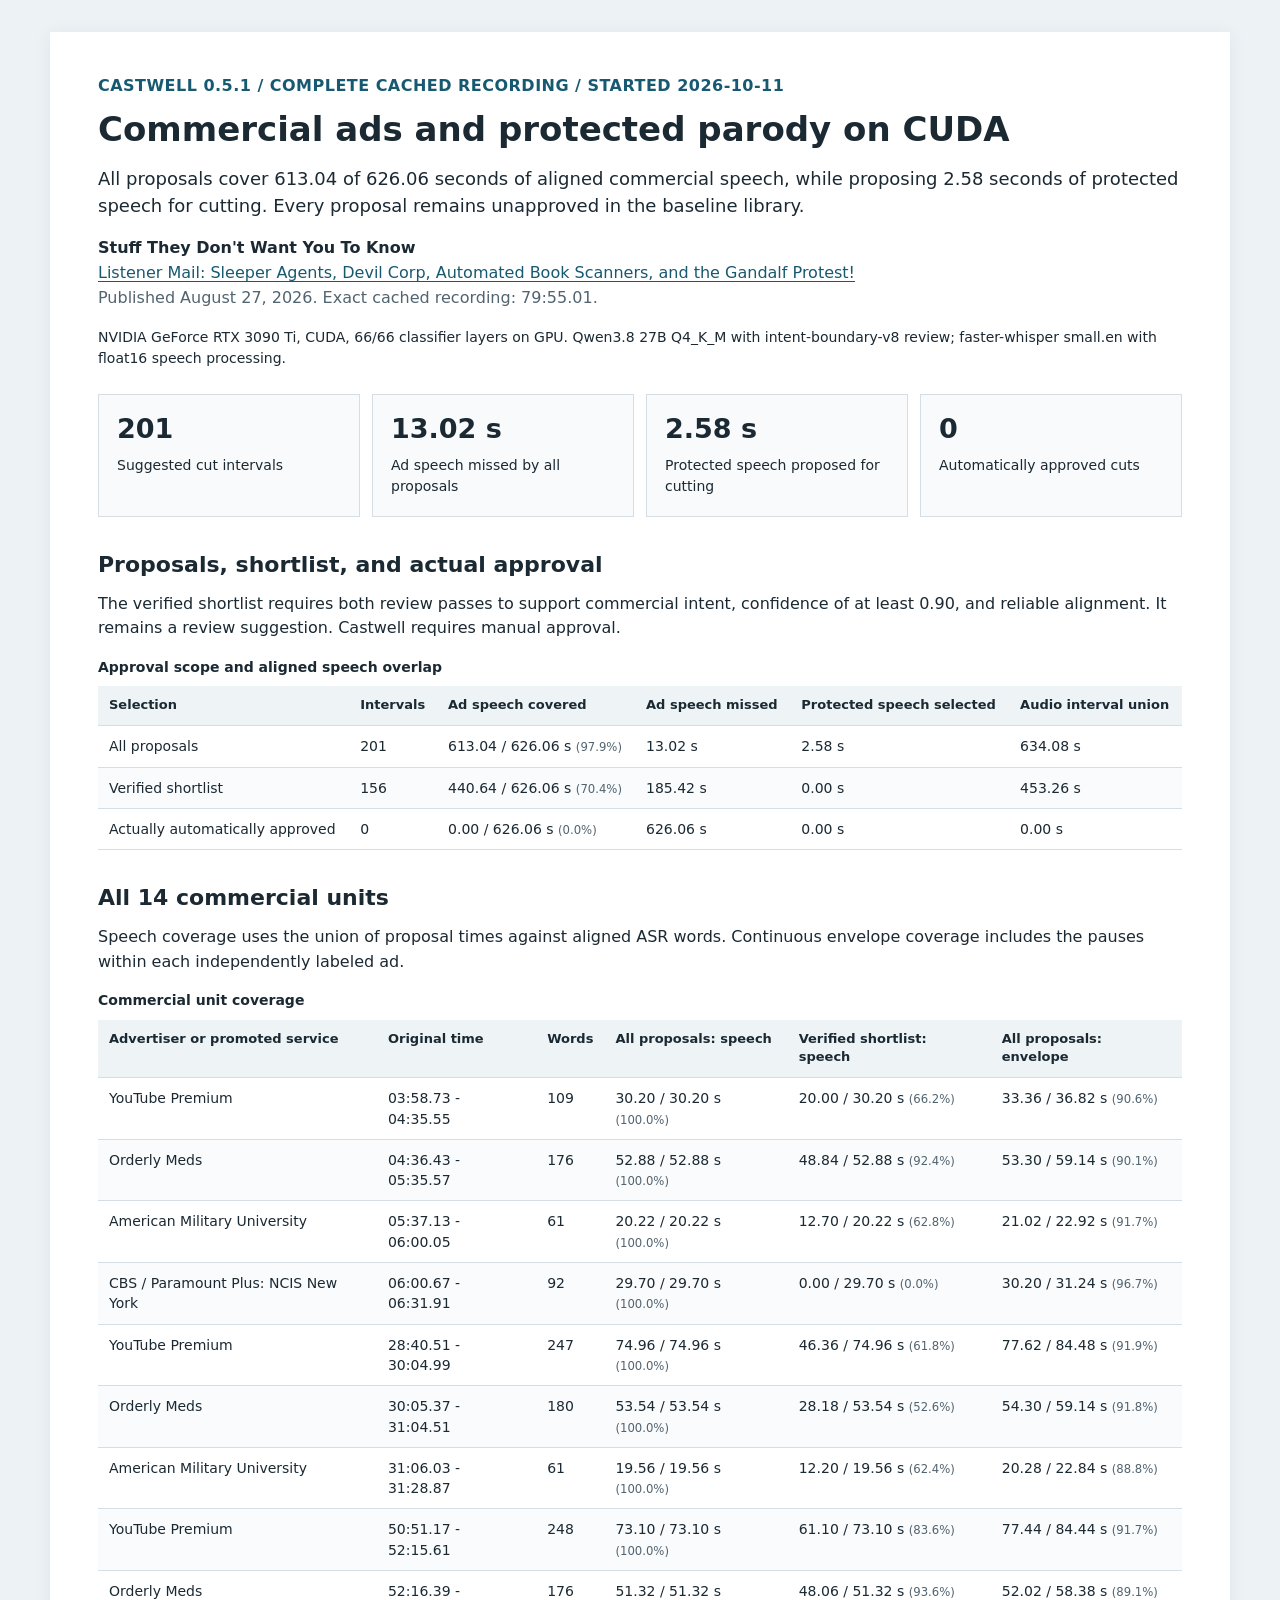
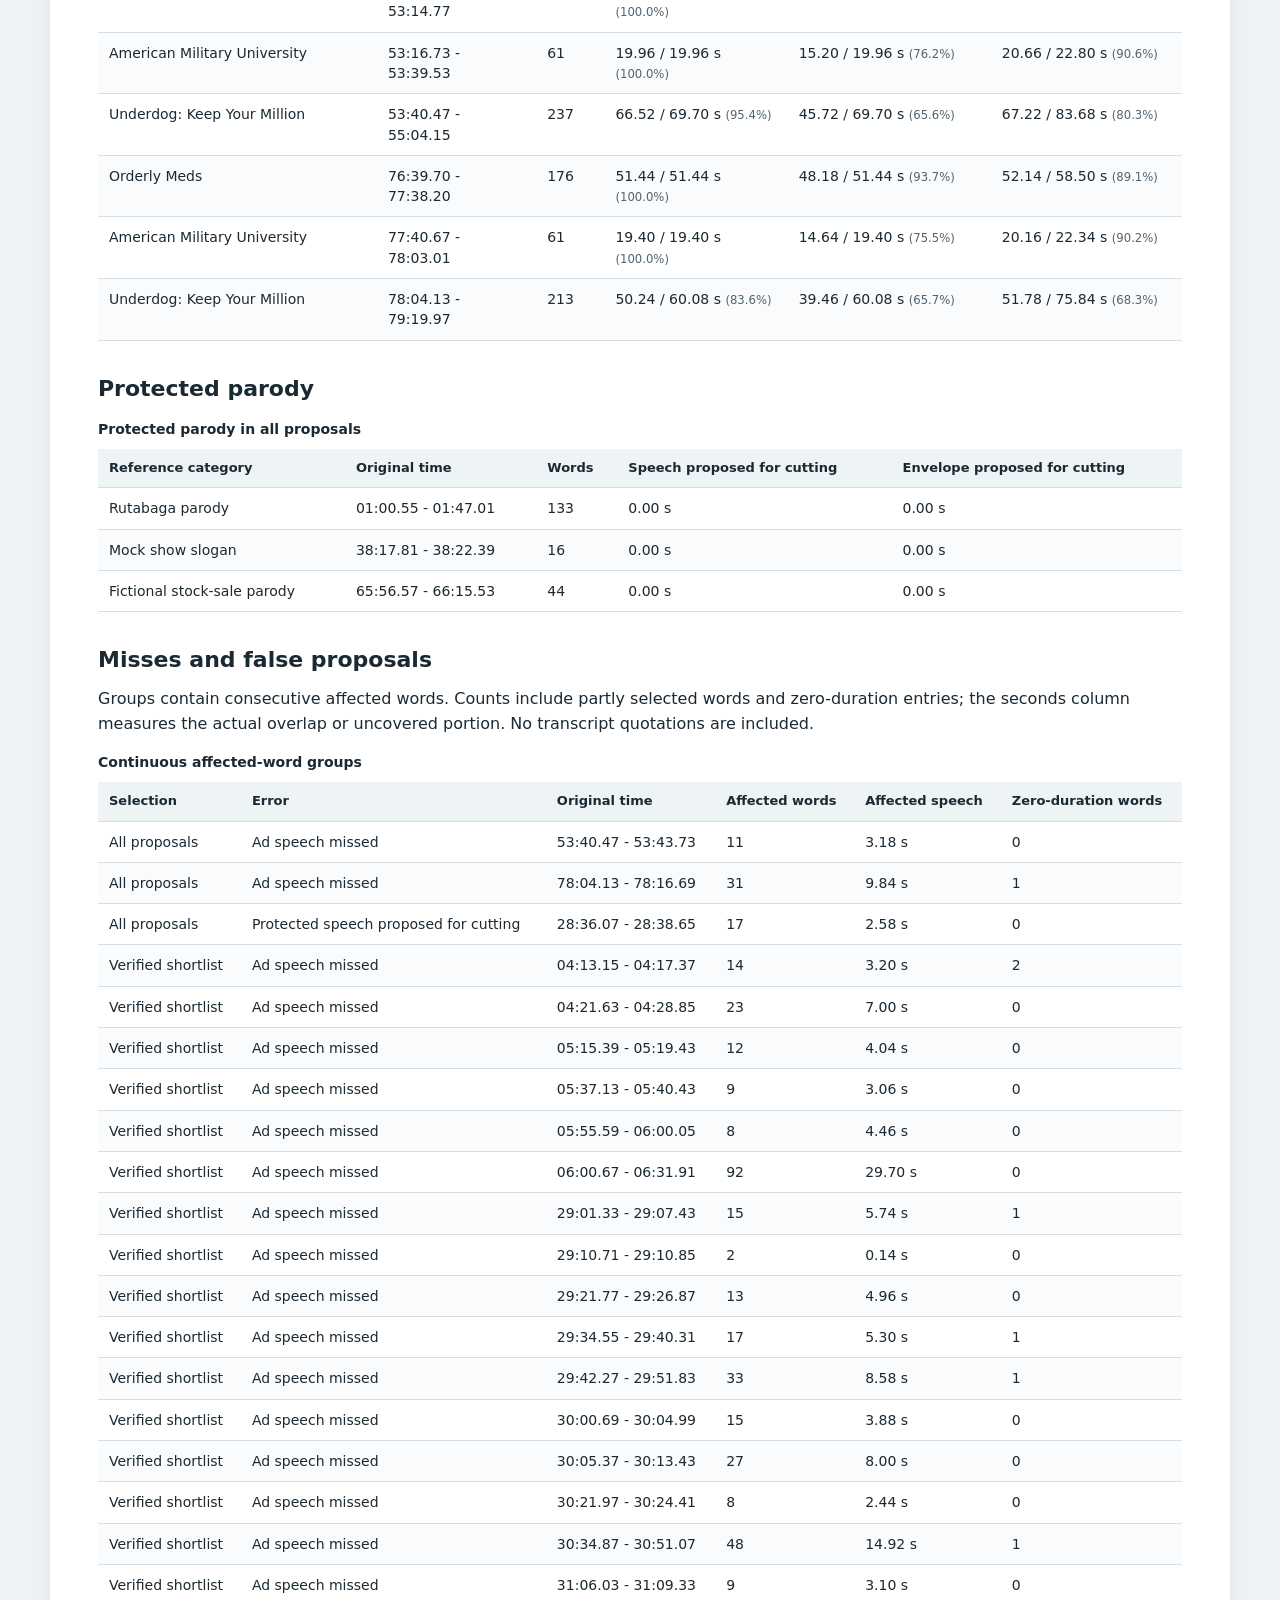
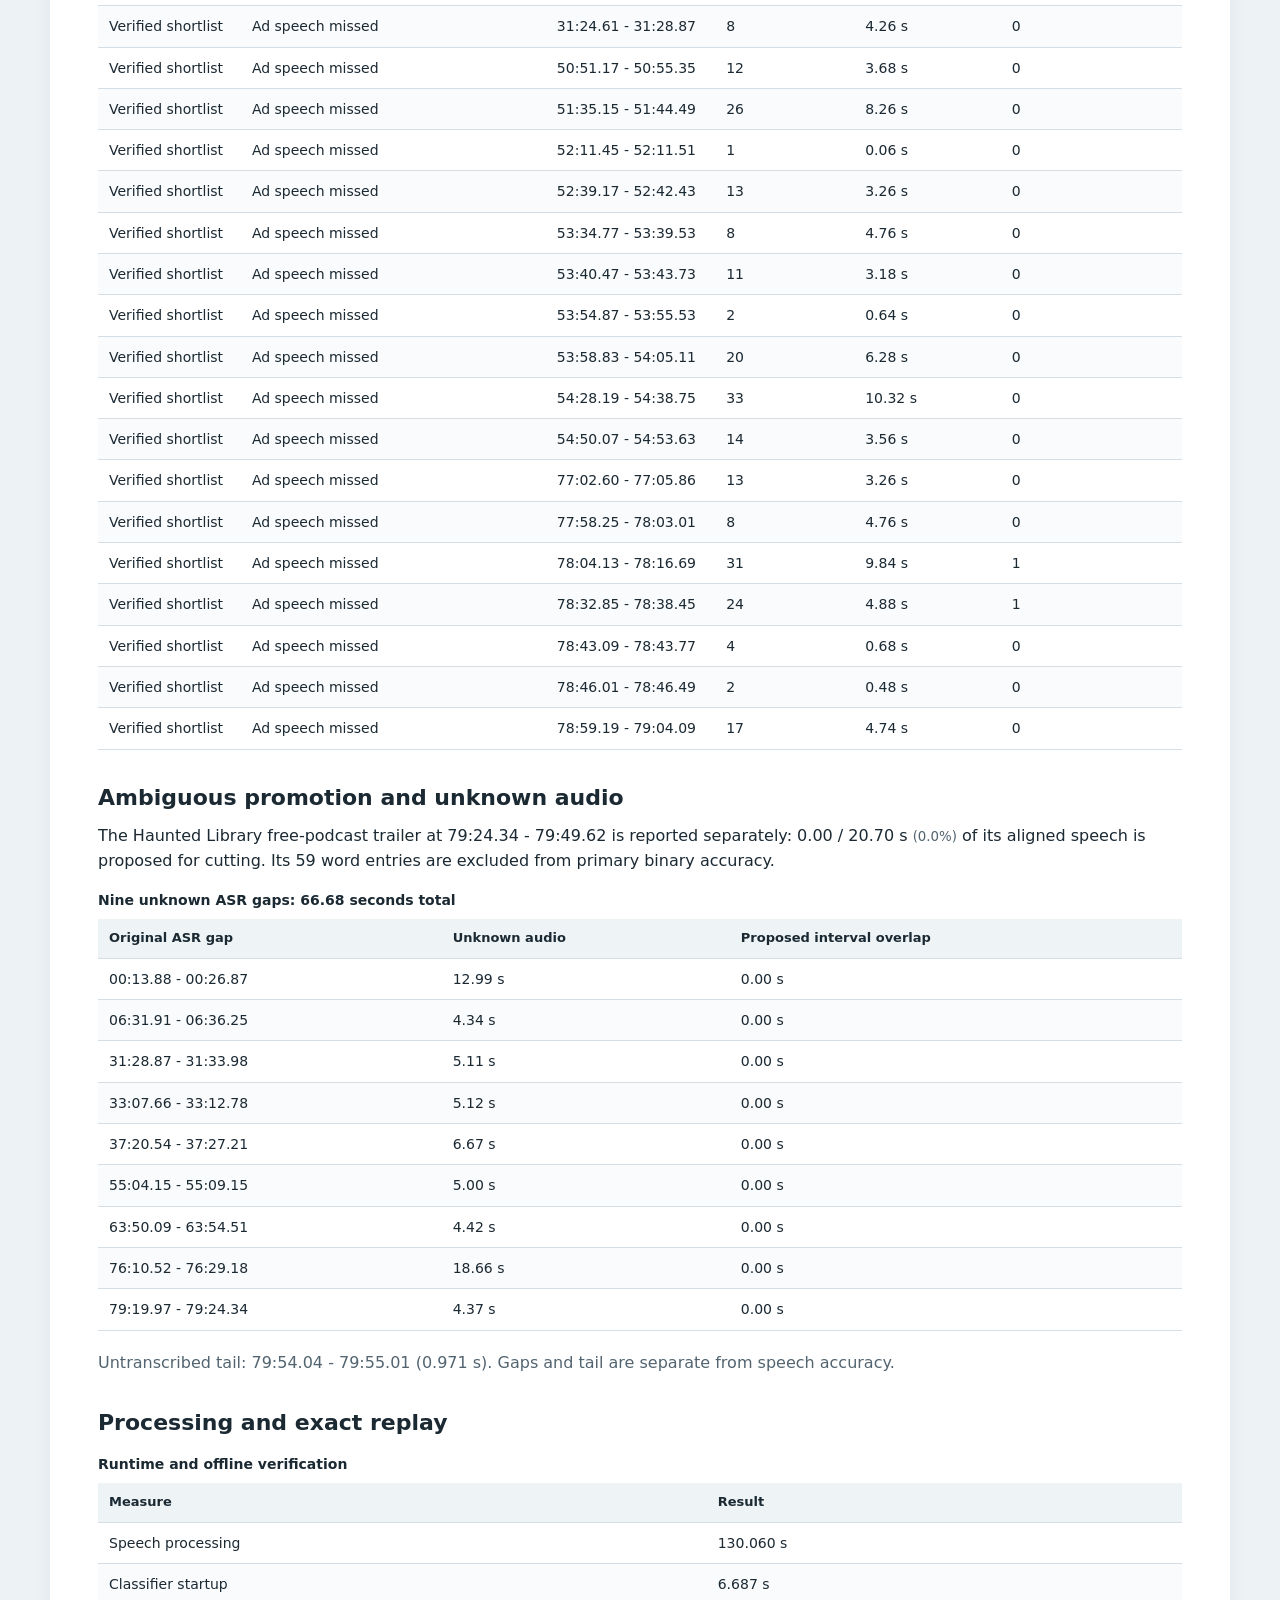
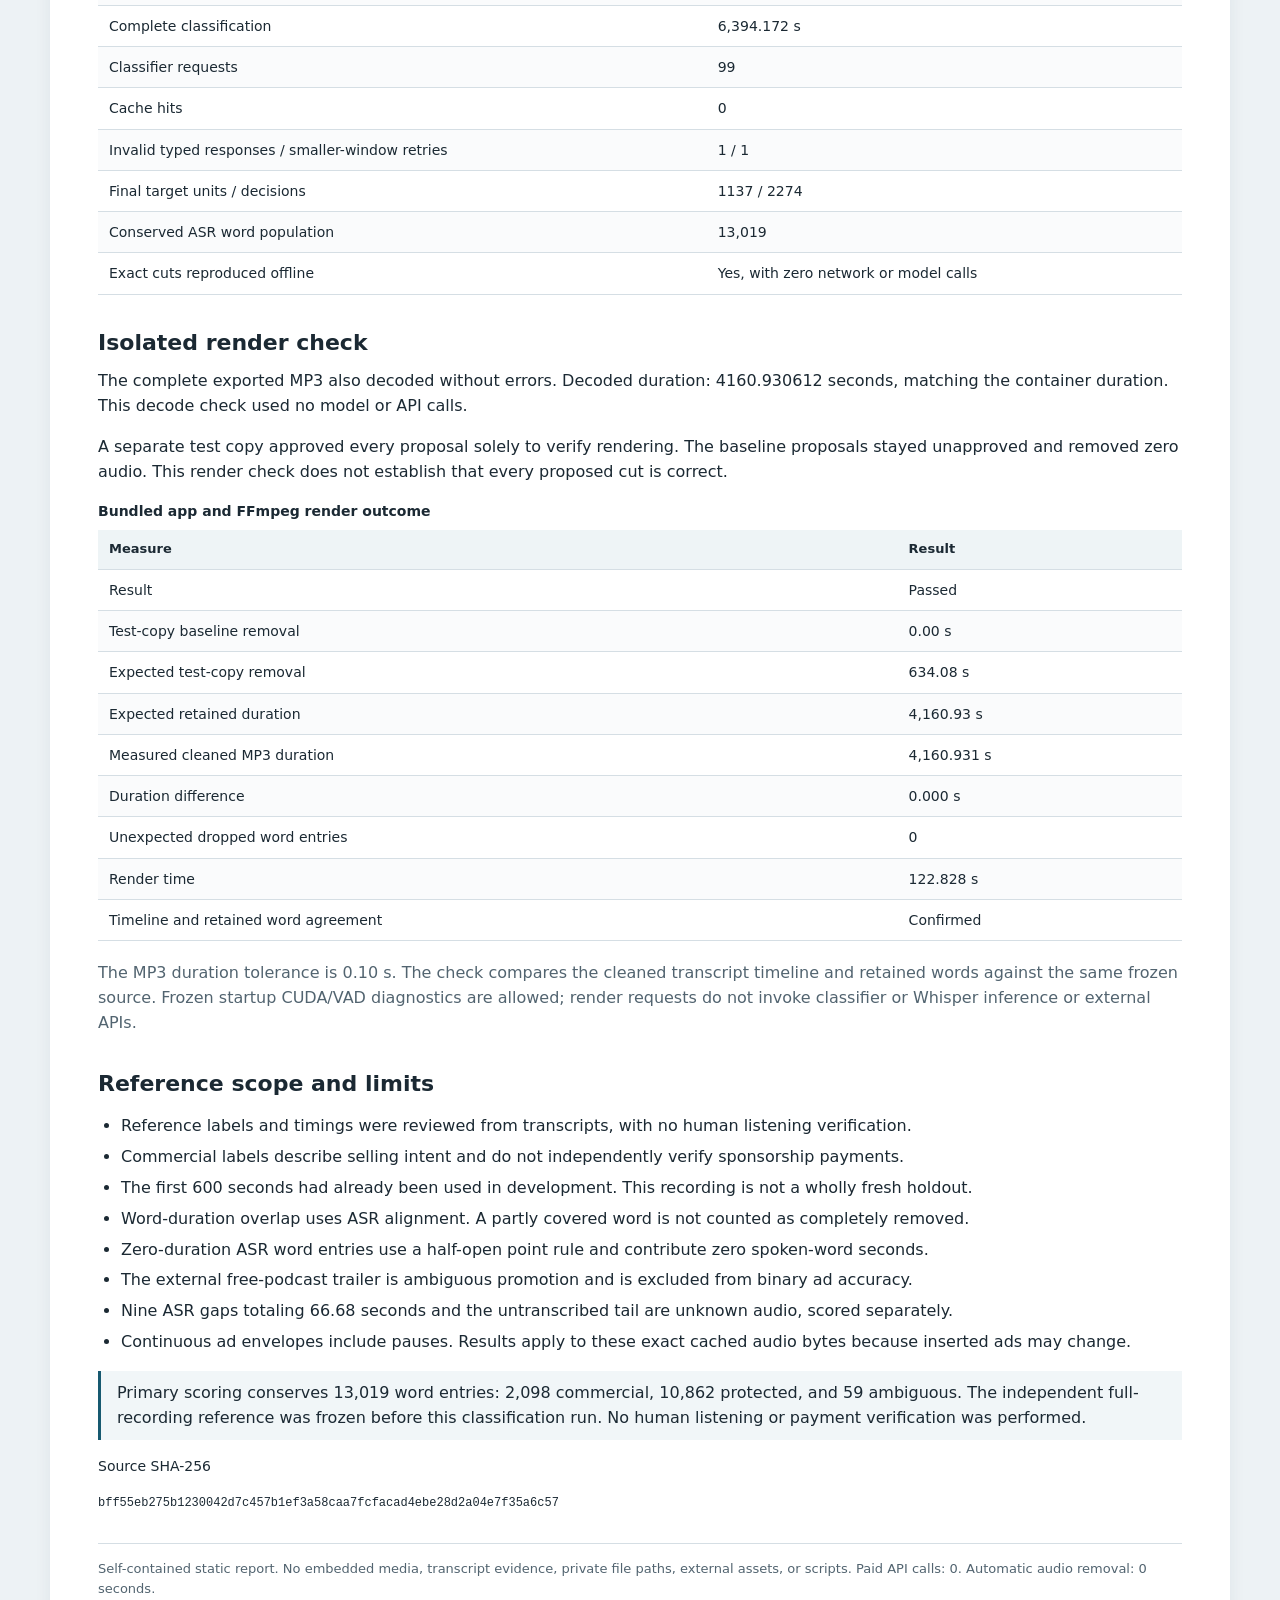
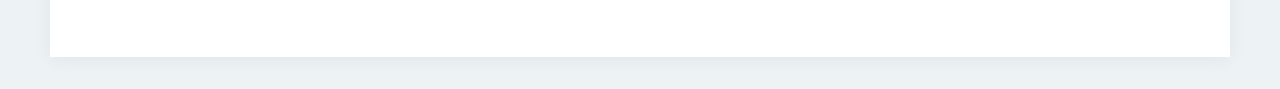
<file: docs/evaluations/2026-10-11-full-stdwytk-cuda.html>
<!doctype html>
<html lang="en"><head><meta charset="utf-8"><meta name="viewport" content="width=device-width,initial-scale=1">
<title>Castwell 0.5.1 complete episode CUDA evaluation</title><style>
:root{color-scheme:light;--ink:#1b2933;--muted:#526470;--line:#d5dee4;--accent:#175970;--paper:#fff}
*{box-sizing:border-box}body{margin:0;background:#edf2f5;color:var(--ink);font:16px/1.55 system-ui,-apple-system,Segoe UI,sans-serif}
main{max-width:1180px;margin:32px auto;background:var(--paper);padding:42px 48px;box-shadow:0 2px 16px #20334512}
h1{font-size:34px;line-height:1.2;margin:0 0 15px}h2{font-size:22px;line-height:1.3;margin:34px 0 12px}p{margin:10px 0 16px}
a{color:var(--accent);text-decoration-thickness:1px;text-underline-offset:3px}.eyebrow{font-weight:650;color:var(--accent);letter-spacing:.03em;margin:0 0 10px}
.muted,small{color:var(--muted)}small{white-space:nowrap}.lead{font-size:18px}.metrics{display:grid;grid-template-columns:repeat(4,1fr);gap:12px;margin:24px 0}
.metric{border:1px solid var(--line);padding:18px;background:#f8fafb}.metric strong{display:block;font-size:27px;line-height:1.2;margin-bottom:9px}.metric span{display:block;font-size:14px}
.table-wrap{overflow-x:auto;margin:16px 0 20px}table{border-collapse:collapse;width:100%;font-size:14px;line-height:1.45}caption{text-align:left;font-weight:650;margin-bottom:9px}
th,td{padding:10px 11px;border-bottom:1px solid var(--line);text-align:left;vertical-align:top}th{background:#eef4f6;font-size:13px}tbody tr:nth-child(even){background:#fafbfc}
.note{border-left:3px solid var(--accent);padding:10px 16px;background:#f1f6f8}.hash{overflow-wrap:anywhere;font:12px/1.6 ui-monospace,Consolas,monospace}
ul{padding-left:23px}li{margin:6px 0}.metadata{font-size:14px}.footer{margin-top:30px;padding-top:15px;border-top:1px solid var(--line);font-size:13px;color:var(--muted)}
@media(max-width:700px){main{margin:0;padding:25px 20px;box-shadow:none}h1{font-size:27px}.metrics{grid-template-columns:repeat(2,1fr)}}
@media print{@page{size:A4;margin:14mm}body{background:#fff;font-size:10pt}main{max-width:none;margin:0;padding:0;box-shadow:none}h1{font-size:22pt}h2{font-size:14pt;break-after:avoid}.metrics{gap:6px;break-inside:avoid}.metric{padding:10px}.metric strong{font-size:20pt}.metric span{font-size:9pt}table{font-size:8pt}th{font-size:8pt}th,td{padding:5px}.table-wrap{overflow:visible}thead{display:table-header-group}tr{break-inside:avoid}a{color:inherit}p,li{orphans:3;widows:3}.hash{font-size:8pt}.note{break-inside:avoid}}
</style></head><body><main>
<p class="eyebrow">CASTWELL 0.5.1 / COMPLETE CACHED RECORDING / STARTED 2026-10-11</p>
<h1>Commercial ads and protected parody on CUDA</h1>
<p class="lead">All proposals cover 613.04 of 626.06 seconds of aligned commercial speech, while proposing 2.58 seconds of protected speech for cutting. Every proposal remains unapproved in the baseline library.</p>
<p><strong>Stuff They Don&#x27;t Want You To Know</strong><br><a href="https://omny.fm/shows/stuff-they-dont-want-you-to-know/listener-mail-sleeper-agents-devil-corp-automated-book-scanners-and-the-gandalf-protest">Listener Mail: Sleeper Agents, Devil Corp, Automated Book Scanners, and the Gandalf Protest!</a><br>
<span class="muted">Published August 27, 2026. Exact cached recording: 79:55.01.</span></p>
<p class="metadata">NVIDIA GeForce RTX 3090 Ti, CUDA, 66/66 classifier layers on GPU. Qwen3.8 27B Q4_K_M with intent-boundary-v8 review; faster-whisper small.en with float16 speech processing.</p>
<div class="metrics"><div class="metric"><strong>201</strong><span>Suggested cut intervals</span></div><div class="metric"><strong>13.02 s</strong><span>Ad speech missed by all proposals</span></div><div class="metric"><strong>2.58 s</strong><span>Protected speech proposed for cutting</span></div><div class="metric"><strong>0</strong><span>Automatically approved cuts</span></div></div>
<h2>Proposals, shortlist, and actual approval</h2>
<p>The verified shortlist requires both review passes to support commercial intent, confidence of at least 0.90, and reliable alignment. It remains a review suggestion. Castwell requires manual approval.</p>
<div class="table-wrap"><table><caption>Approval scope and aligned speech overlap</caption><thead><tr><th scope="col">Selection</th><th scope="col">Intervals</th><th scope="col">Ad speech covered</th><th scope="col">Ad speech missed</th><th scope="col">Protected speech selected</th><th scope="col">Audio interval union</th></tr></thead><tbody><tr><td>All proposals</td><td>201</td><td>613.04 / 626.06 s <small>(97.9%)</small></td><td>13.02 s</td><td>2.58 s</td><td>634.08 s</td></tr><tr><td>Verified shortlist</td><td>156</td><td>440.64 / 626.06 s <small>(70.4%)</small></td><td>185.42 s</td><td>0.00 s</td><td>453.26 s</td></tr><tr><td>Actually automatically approved</td><td>0</td><td>0.00 / 626.06 s <small>(0.0%)</small></td><td>626.06 s</td><td>0.00 s</td><td>0.00 s</td></tr></tbody></table></div>
<h2>All 14 commercial units</h2>
<p>Speech coverage uses the union of proposal times against aligned ASR words. Continuous envelope coverage includes the pauses within each independently labeled ad.</p>
<div class="table-wrap"><table><caption>Commercial unit coverage</caption><thead><tr><th scope="col">Advertiser or promoted service</th><th scope="col">Original time</th><th scope="col">Words</th><th scope="col">All proposals: speech</th><th scope="col">Verified shortlist: speech</th><th scope="col">All proposals: envelope</th></tr></thead><tbody><tr><td>YouTube Premium</td><td>03:58.73 - 04:35.55</td><td>109</td><td>30.20 / 30.20 s <small>(100.0%)</small></td><td>20.00 / 30.20 s <small>(66.2%)</small></td><td>33.36 / 36.82 s <small>(90.6%)</small></td></tr><tr><td>Orderly Meds</td><td>04:36.43 - 05:35.57</td><td>176</td><td>52.88 / 52.88 s <small>(100.0%)</small></td><td>48.84 / 52.88 s <small>(92.4%)</small></td><td>53.30 / 59.14 s <small>(90.1%)</small></td></tr><tr><td>American Military University</td><td>05:37.13 - 06:00.05</td><td>61</td><td>20.22 / 20.22 s <small>(100.0%)</small></td><td>12.70 / 20.22 s <small>(62.8%)</small></td><td>21.02 / 22.92 s <small>(91.7%)</small></td></tr><tr><td>CBS / Paramount Plus: NCIS New York</td><td>06:00.67 - 06:31.91</td><td>92</td><td>29.70 / 29.70 s <small>(100.0%)</small></td><td>0.00 / 29.70 s <small>(0.0%)</small></td><td>30.20 / 31.24 s <small>(96.7%)</small></td></tr><tr><td>YouTube Premium</td><td>28:40.51 - 30:04.99</td><td>247</td><td>74.96 / 74.96 s <small>(100.0%)</small></td><td>46.36 / 74.96 s <small>(61.8%)</small></td><td>77.62 / 84.48 s <small>(91.9%)</small></td></tr><tr><td>Orderly Meds</td><td>30:05.37 - 31:04.51</td><td>180</td><td>53.54 / 53.54 s <small>(100.0%)</small></td><td>28.18 / 53.54 s <small>(52.6%)</small></td><td>54.30 / 59.14 s <small>(91.8%)</small></td></tr><tr><td>American Military University</td><td>31:06.03 - 31:28.87</td><td>61</td><td>19.56 / 19.56 s <small>(100.0%)</small></td><td>12.20 / 19.56 s <small>(62.4%)</small></td><td>20.28 / 22.84 s <small>(88.8%)</small></td></tr><tr><td>YouTube Premium</td><td>50:51.17 - 52:15.61</td><td>248</td><td>73.10 / 73.10 s <small>(100.0%)</small></td><td>61.10 / 73.10 s <small>(83.6%)</small></td><td>77.44 / 84.44 s <small>(91.7%)</small></td></tr><tr><td>Orderly Meds</td><td>52:16.39 - 53:14.77</td><td>176</td><td>51.32 / 51.32 s <small>(100.0%)</small></td><td>48.06 / 51.32 s <small>(93.6%)</small></td><td>52.02 / 58.38 s <small>(89.1%)</small></td></tr><tr><td>American Military University</td><td>53:16.73 - 53:39.53</td><td>61</td><td>19.96 / 19.96 s <small>(100.0%)</small></td><td>15.20 / 19.96 s <small>(76.2%)</small></td><td>20.66 / 22.80 s <small>(90.6%)</small></td></tr><tr><td>Underdog: Keep Your Million</td><td>53:40.47 - 55:04.15</td><td>237</td><td>66.52 / 69.70 s <small>(95.4%)</small></td><td>45.72 / 69.70 s <small>(65.6%)</small></td><td>67.22 / 83.68 s <small>(80.3%)</small></td></tr><tr><td>Orderly Meds</td><td>76:39.70 - 77:38.20</td><td>176</td><td>51.44 / 51.44 s <small>(100.0%)</small></td><td>48.18 / 51.44 s <small>(93.7%)</small></td><td>52.14 / 58.50 s <small>(89.1%)</small></td></tr><tr><td>American Military University</td><td>77:40.67 - 78:03.01</td><td>61</td><td>19.40 / 19.40 s <small>(100.0%)</small></td><td>14.64 / 19.40 s <small>(75.5%)</small></td><td>20.16 / 22.34 s <small>(90.2%)</small></td></tr><tr><td>Underdog: Keep Your Million</td><td>78:04.13 - 79:19.97</td><td>213</td><td>50.24 / 60.08 s <small>(83.6%)</small></td><td>39.46 / 60.08 s <small>(65.7%)</small></td><td>51.78 / 75.84 s <small>(68.3%)</small></td></tr></tbody></table></div>
<h2>Protected parody</h2>
<div class="table-wrap"><table><caption>Protected parody in all proposals</caption><thead><tr><th scope="col">Reference category</th><th scope="col">Original time</th><th scope="col">Words</th><th scope="col">Speech proposed for cutting</th><th scope="col">Envelope proposed for cutting</th></tr></thead><tbody><tr><td>Rutabaga parody</td><td>01:00.55 - 01:47.01</td><td>133</td><td>0.00 s</td><td>0.00 s</td></tr><tr><td>Mock show slogan</td><td>38:17.81 - 38:22.39</td><td>16</td><td>0.00 s</td><td>0.00 s</td></tr><tr><td>Fictional stock-sale parody</td><td>65:56.57 - 66:15.53</td><td>44</td><td>0.00 s</td><td>0.00 s</td></tr></tbody></table></div>
<h2>Misses and false proposals</h2>
<p>Groups contain consecutive affected words. Counts include partly selected words and zero-duration entries; the seconds column measures the actual overlap or uncovered portion. No transcript quotations are included.</p>
<div class="table-wrap"><table><caption>Continuous affected-word groups</caption><thead><tr><th scope="col">Selection</th><th scope="col">Error</th><th scope="col">Original time</th><th scope="col">Affected words</th><th scope="col">Affected speech</th><th scope="col">Zero-duration words</th></tr></thead><tbody><tr><td>All proposals</td><td>Ad speech missed</td><td>53:40.47 - 53:43.73</td><td>11</td><td>3.18 s</td><td>0</td></tr><tr><td>All proposals</td><td>Ad speech missed</td><td>78:04.13 - 78:16.69</td><td>31</td><td>9.84 s</td><td>1</td></tr><tr><td>All proposals</td><td>Protected speech proposed for cutting</td><td>28:36.07 - 28:38.65</td><td>17</td><td>2.58 s</td><td>0</td></tr><tr><td>Verified shortlist</td><td>Ad speech missed</td><td>04:13.15 - 04:17.37</td><td>14</td><td>3.20 s</td><td>2</td></tr><tr><td>Verified shortlist</td><td>Ad speech missed</td><td>04:21.63 - 04:28.85</td><td>23</td><td>7.00 s</td><td>0</td></tr><tr><td>Verified shortlist</td><td>Ad speech missed</td><td>05:15.39 - 05:19.43</td><td>12</td><td>4.04 s</td><td>0</td></tr><tr><td>Verified shortlist</td><td>Ad speech missed</td><td>05:37.13 - 05:40.43</td><td>9</td><td>3.06 s</td><td>0</td></tr><tr><td>Verified shortlist</td><td>Ad speech missed</td><td>05:55.59 - 06:00.05</td><td>8</td><td>4.46 s</td><td>0</td></tr><tr><td>Verified shortlist</td><td>Ad speech missed</td><td>06:00.67 - 06:31.91</td><td>92</td><td>29.70 s</td><td>0</td></tr><tr><td>Verified shortlist</td><td>Ad speech missed</td><td>29:01.33 - 29:07.43</td><td>15</td><td>5.74 s</td><td>1</td></tr><tr><td>Verified shortlist</td><td>Ad speech missed</td><td>29:10.71 - 29:10.85</td><td>2</td><td>0.14 s</td><td>0</td></tr><tr><td>Verified shortlist</td><td>Ad speech missed</td><td>29:21.77 - 29:26.87</td><td>13</td><td>4.96 s</td><td>0</td></tr><tr><td>Verified shortlist</td><td>Ad speech missed</td><td>29:34.55 - 29:40.31</td><td>17</td><td>5.30 s</td><td>1</td></tr><tr><td>Verified shortlist</td><td>Ad speech missed</td><td>29:42.27 - 29:51.83</td><td>33</td><td>8.58 s</td><td>1</td></tr><tr><td>Verified shortlist</td><td>Ad speech missed</td><td>30:00.69 - 30:04.99</td><td>15</td><td>3.88 s</td><td>0</td></tr><tr><td>Verified shortlist</td><td>Ad speech missed</td><td>30:05.37 - 30:13.43</td><td>27</td><td>8.00 s</td><td>0</td></tr><tr><td>Verified shortlist</td><td>Ad speech missed</td><td>30:21.97 - 30:24.41</td><td>8</td><td>2.44 s</td><td>0</td></tr><tr><td>Verified shortlist</td><td>Ad speech missed</td><td>30:34.87 - 30:51.07</td><td>48</td><td>14.92 s</td><td>1</td></tr><tr><td>Verified shortlist</td><td>Ad speech missed</td><td>31:06.03 - 31:09.33</td><td>9</td><td>3.10 s</td><td>0</td></tr><tr><td>Verified shortlist</td><td>Ad speech missed</td><td>31:24.61 - 31:28.87</td><td>8</td><td>4.26 s</td><td>0</td></tr><tr><td>Verified shortlist</td><td>Ad speech missed</td><td>50:51.17 - 50:55.35</td><td>12</td><td>3.68 s</td><td>0</td></tr><tr><td>Verified shortlist</td><td>Ad speech missed</td><td>51:35.15 - 51:44.49</td><td>26</td><td>8.26 s</td><td>0</td></tr><tr><td>Verified shortlist</td><td>Ad speech missed</td><td>52:11.45 - 52:11.51</td><td>1</td><td>0.06 s</td><td>0</td></tr><tr><td>Verified shortlist</td><td>Ad speech missed</td><td>52:39.17 - 52:42.43</td><td>13</td><td>3.26 s</td><td>0</td></tr><tr><td>Verified shortlist</td><td>Ad speech missed</td><td>53:34.77 - 53:39.53</td><td>8</td><td>4.76 s</td><td>0</td></tr><tr><td>Verified shortlist</td><td>Ad speech missed</td><td>53:40.47 - 53:43.73</td><td>11</td><td>3.18 s</td><td>0</td></tr><tr><td>Verified shortlist</td><td>Ad speech missed</td><td>53:54.87 - 53:55.53</td><td>2</td><td>0.64 s</td><td>0</td></tr><tr><td>Verified shortlist</td><td>Ad speech missed</td><td>53:58.83 - 54:05.11</td><td>20</td><td>6.28 s</td><td>0</td></tr><tr><td>Verified shortlist</td><td>Ad speech missed</td><td>54:28.19 - 54:38.75</td><td>33</td><td>10.32 s</td><td>0</td></tr><tr><td>Verified shortlist</td><td>Ad speech missed</td><td>54:50.07 - 54:53.63</td><td>14</td><td>3.56 s</td><td>0</td></tr><tr><td>Verified shortlist</td><td>Ad speech missed</td><td>77:02.60 - 77:05.86</td><td>13</td><td>3.26 s</td><td>0</td></tr><tr><td>Verified shortlist</td><td>Ad speech missed</td><td>77:58.25 - 78:03.01</td><td>8</td><td>4.76 s</td><td>0</td></tr><tr><td>Verified shortlist</td><td>Ad speech missed</td><td>78:04.13 - 78:16.69</td><td>31</td><td>9.84 s</td><td>1</td></tr><tr><td>Verified shortlist</td><td>Ad speech missed</td><td>78:32.85 - 78:38.45</td><td>24</td><td>4.88 s</td><td>1</td></tr><tr><td>Verified shortlist</td><td>Ad speech missed</td><td>78:43.09 - 78:43.77</td><td>4</td><td>0.68 s</td><td>0</td></tr><tr><td>Verified shortlist</td><td>Ad speech missed</td><td>78:46.01 - 78:46.49</td><td>2</td><td>0.48 s</td><td>0</td></tr><tr><td>Verified shortlist</td><td>Ad speech missed</td><td>78:59.19 - 79:04.09</td><td>17</td><td>4.74 s</td><td>0</td></tr></tbody></table></div>
<h2>Ambiguous promotion and unknown audio</h2>
<p>The Haunted Library free-podcast trailer at 79:24.34 - 79:49.62 is reported separately: 0.00 / 20.70 s <small>(0.0%)</small> of its aligned speech is proposed for cutting. Its 59 word entries are excluded from primary binary accuracy.</p>
<div class="table-wrap"><table><caption>Nine unknown ASR gaps: 66.68 seconds total</caption><thead><tr><th scope="col">Original ASR gap</th><th scope="col">Unknown audio</th><th scope="col">Proposed interval overlap</th></tr></thead><tbody><tr><td>00:13.88 - 00:26.87</td><td>12.99 s</td><td>0.00 s</td></tr><tr><td>06:31.91 - 06:36.25</td><td>4.34 s</td><td>0.00 s</td></tr><tr><td>31:28.87 - 31:33.98</td><td>5.11 s</td><td>0.00 s</td></tr><tr><td>33:07.66 - 33:12.78</td><td>5.12 s</td><td>0.00 s</td></tr><tr><td>37:20.54 - 37:27.21</td><td>6.67 s</td><td>0.00 s</td></tr><tr><td>55:04.15 - 55:09.15</td><td>5.00 s</td><td>0.00 s</td></tr><tr><td>63:50.09 - 63:54.51</td><td>4.42 s</td><td>0.00 s</td></tr><tr><td>76:10.52 - 76:29.18</td><td>18.66 s</td><td>0.00 s</td></tr><tr><td>79:19.97 - 79:24.34</td><td>4.37 s</td><td>0.00 s</td></tr></tbody></table></div>
<p class="muted">Untranscribed tail: 79:54.04 - 79:55.01 (0.971 s). Gaps and tail are separate from speech accuracy.</p>
<h2>Processing and exact replay</h2>
<div class="table-wrap"><table><caption>Runtime and offline verification</caption><thead><tr><th scope="col">Measure</th><th scope="col">Result</th></tr></thead><tbody><tr><td>Speech processing</td><td>130.060 s</td></tr><tr><td>Classifier startup</td><td>6.687 s</td></tr><tr><td>Complete classification</td><td>6,394.172 s</td></tr><tr><td>Classifier requests</td><td>99</td></tr><tr><td>Cache hits</td><td>0</td></tr><tr><td>Invalid typed responses / smaller-window retries</td><td>1 / 1</td></tr><tr><td>Final target units / decisions</td><td>1137 / 2274</td></tr><tr><td>Conserved ASR word population</td><td>13,019</td></tr><tr><td>Exact cuts reproduced offline</td><td>Yes, with zero network or model calls</td></tr></tbody></table></div>
<h2>Isolated render check</h2>
<p>The complete exported MP3 also decoded without errors. Decoded duration: 4160.930612 seconds, matching the container duration. This decode check used no model or API calls.</p>
<p>A separate test copy approved every proposal solely to verify rendering. The baseline proposals stayed unapproved and removed zero audio. This render check does not establish that every proposed cut is correct.</p>
<div class="table-wrap"><table><caption>Bundled app and FFmpeg render outcome</caption><thead><tr><th scope="col">Measure</th><th scope="col">Result</th></tr></thead><tbody><tr><td>Result</td><td>Passed</td></tr><tr><td>Test-copy baseline removal</td><td>0.00 s</td></tr><tr><td>Expected test-copy removal</td><td>634.08 s</td></tr><tr><td>Expected retained duration</td><td>4,160.93 s</td></tr><tr><td>Measured cleaned MP3 duration</td><td>4,160.931 s</td></tr><tr><td>Duration difference</td><td>0.000 s</td></tr><tr><td>Unexpected dropped word entries</td><td>0</td></tr><tr><td>Render time</td><td>122.828 s</td></tr><tr><td>Timeline and retained word agreement</td><td>Confirmed</td></tr></tbody></table></div>
<p class="muted">The MP3 duration tolerance is 0.10 s. The check compares the cleaned transcript timeline and retained words against the same frozen source. Frozen startup CUDA/VAD diagnostics are allowed; render requests do not invoke classifier or Whisper inference or external APIs.</p>
<h2>Reference scope and limits</h2><ul><li>Reference labels and timings were reviewed from transcripts, with no human listening verification.</li><li>Commercial labels describe selling intent and do not independently verify sponsorship payments.</li><li>The first 600 seconds had already been used in development. This recording is not a wholly fresh holdout.</li><li>Word-duration overlap uses ASR alignment. A partly covered word is not counted as completely removed.</li><li>Zero-duration ASR word entries use a half-open point rule and contribute zero spoken-word seconds.</li><li>The external free-podcast trailer is ambiguous promotion and is excluded from binary ad accuracy.</li><li>Nine ASR gaps totaling 66.68 seconds and the untranscribed tail are unknown audio, scored separately.</li><li>Continuous ad envelopes include pauses. Results apply to these exact cached audio bytes because inserted ads may change.</li></ul>
<p class="note">Primary scoring conserves 13,019 word entries: 2,098 commercial, 10,862 protected, and 59 ambiguous. The independent full-recording reference was frozen before this classification run. No human listening or payment verification was performed.</p>
<p class="metadata">Source SHA-256</p><p class="hash">bff55eb275b1230042d7c457b1ef3a58caa7fcfacad4ebe28d2a04e7f35a6c57</p>
<p class="footer">Self-contained static report. No embedded media, transcript evidence, private file paths, external assets, or scripts. Paid API calls: 0. Automatic audio removal: 0 seconds.</p>
</main></body></html>
</file>
